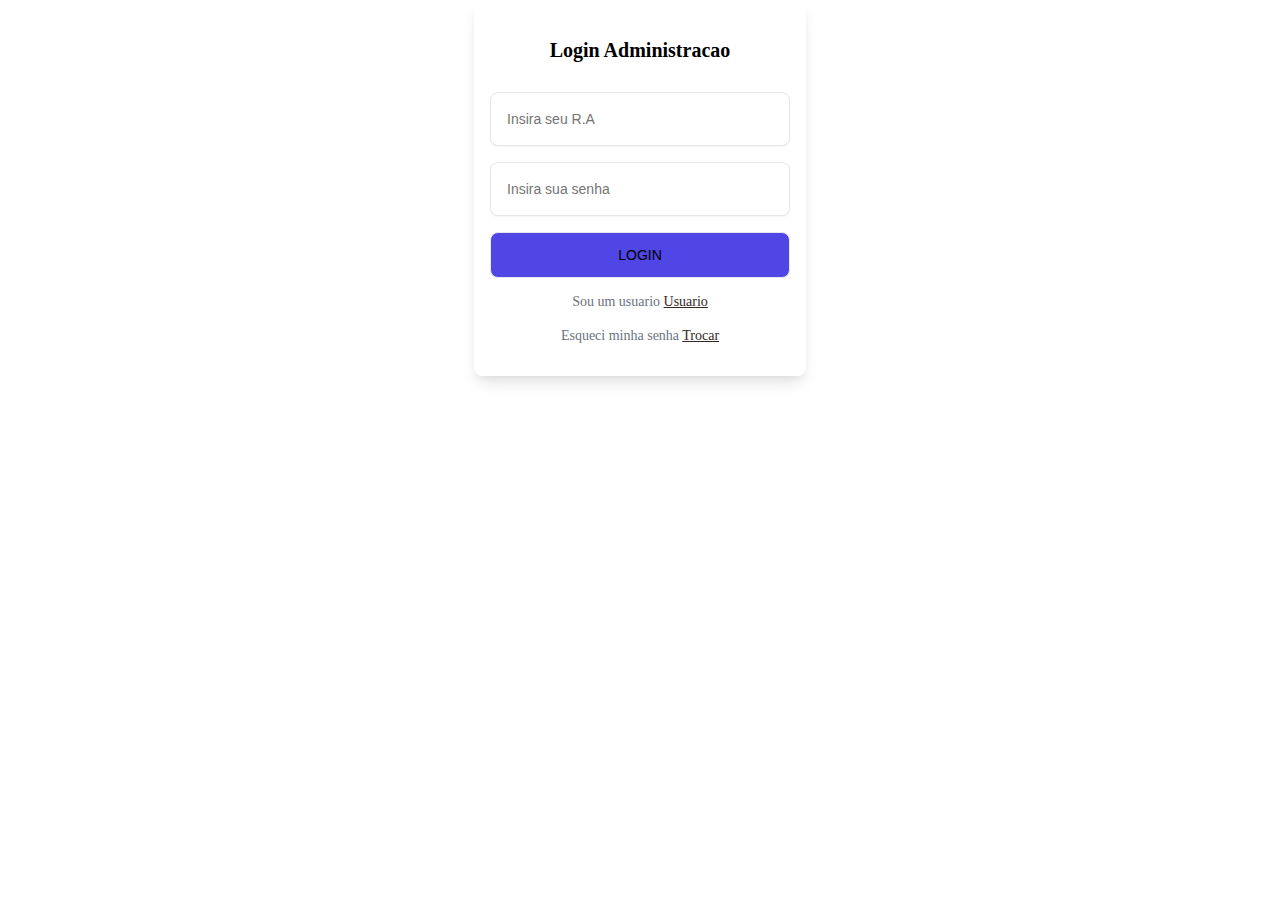
<file: index.html>
<html>
	<head>
	
	
	<link rel="stylesheet" type="text/css" href="style.css">
	<title> Administracao </title> 
	
	</head>
	
	<body>
	
	<main>
    <form class="formulario">
       <p class="formulario-titulo">Login Administracao</p>
        <div class="input-Rasenha">
          <input placeholder="Insira seu R.A" type="number">
          
      </div>
      <div class="input-Rasenha">
          <input placeholder="Insira sua senha" type="password">

          
        </div>
         <button class="submit" type="submit" onclick="indexadm.html">
        Login
      </button>
		<p class="senha-link">
       Sou um usuario 
        <a href="indexuser.html">Usuario</a>
      </p>
      <p class="senha-link">
       Esqueci minha senha
        <a href="recuperarSenha.html">Trocar</a>
      </p>
	 
	  </main>
   </form>


































</body>
</html>
</file>
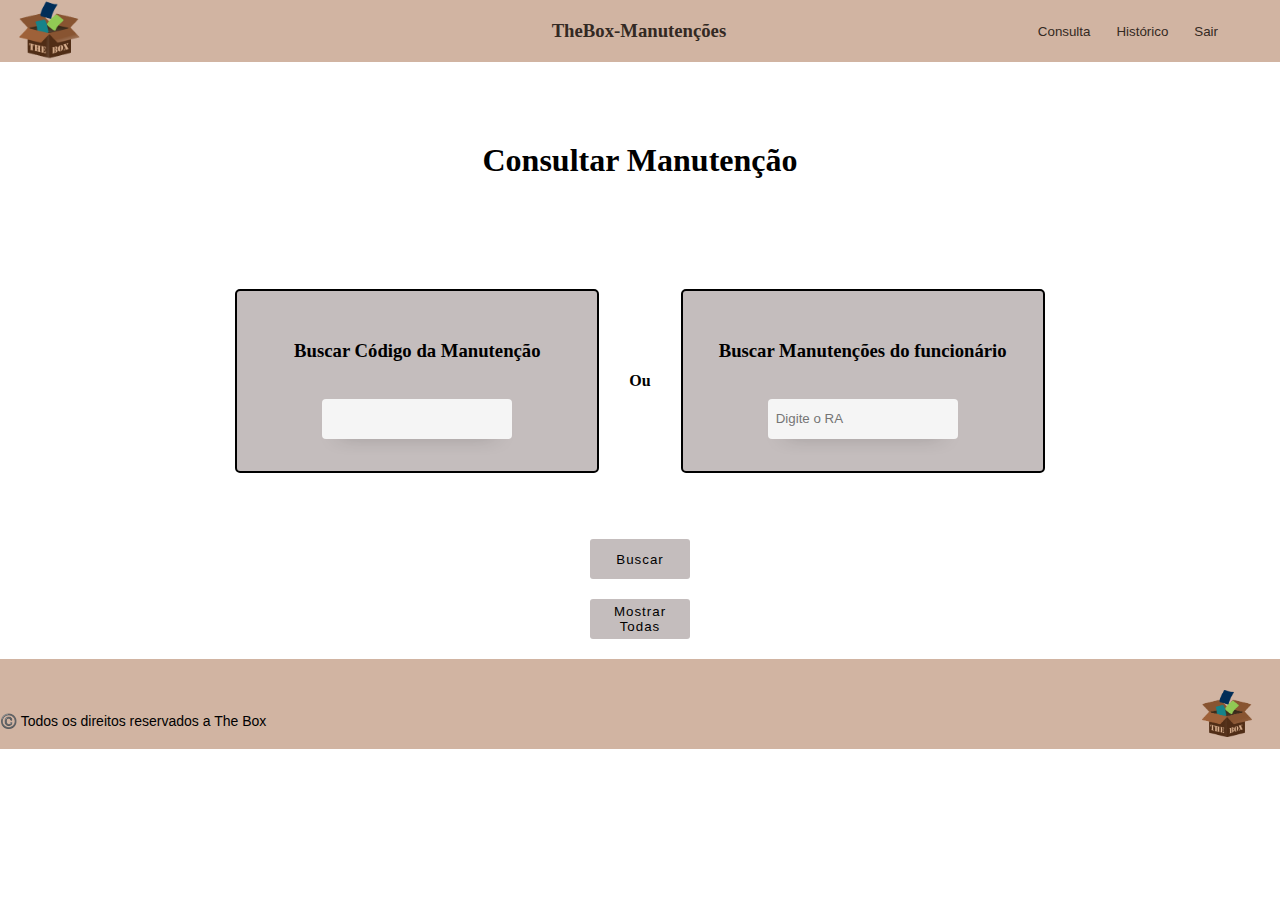
<file: consultarManutencao.html>
<html>
    <head>
        <title>Consultar Manutenção</title>
        <link rel="stylesheet" type="text/css" href="style.css">
    </head>
    <body>
        <header><a href="indexadm.html"><img src="loogoo.png"></a></img>
			
			<h3 class="titulocabecalho"> TheBox-Manutenções</h3>
			<div class="divButon">
			
			<button class="buttao"><a href="consultarManutencao.html">Consulta</a></button> 
			<button class="buttao"><a href="">Histórico</a></button> 
			
			<button class="buttao"><a href="loginPrincipal.html">Sair</a></button>
			</div>
			</header>
        <main class="mainCm">
            <h1 class="consultaman">Consultar Manutenção</h1>
           
            <nav class="navM">
                <section class="sectionM"><h3 class="">Buscar Código da Manutenção</h3><input class="input" name="text"  type="number">
                </section>
                <h4 class="h4"> Ou </h4>
                <section class="sectionM"><h3 class="">Buscar Manutenções do funcionário</h3><input class="input" name="text" placeholder="Digite o RA" type="number">
                </section>
                
            </nav>
            <br><br>
            <button class="ButBusca">
                <span class="spann">Buscar</span>
              </button>
			  
			 <button class="ButLista">
                <span class="spann">Mostrar Todas</span>
              </button>

            
        </main>
		<footer class="rodape">
            <section class="section1">
               <p> ©️ Todos os direitos reservados a The Box</p>
            </section>

            <section class="logo">
               <img src="loogo.png">
            </section>   
            
        </footer>
    </body>
</html>
</file>
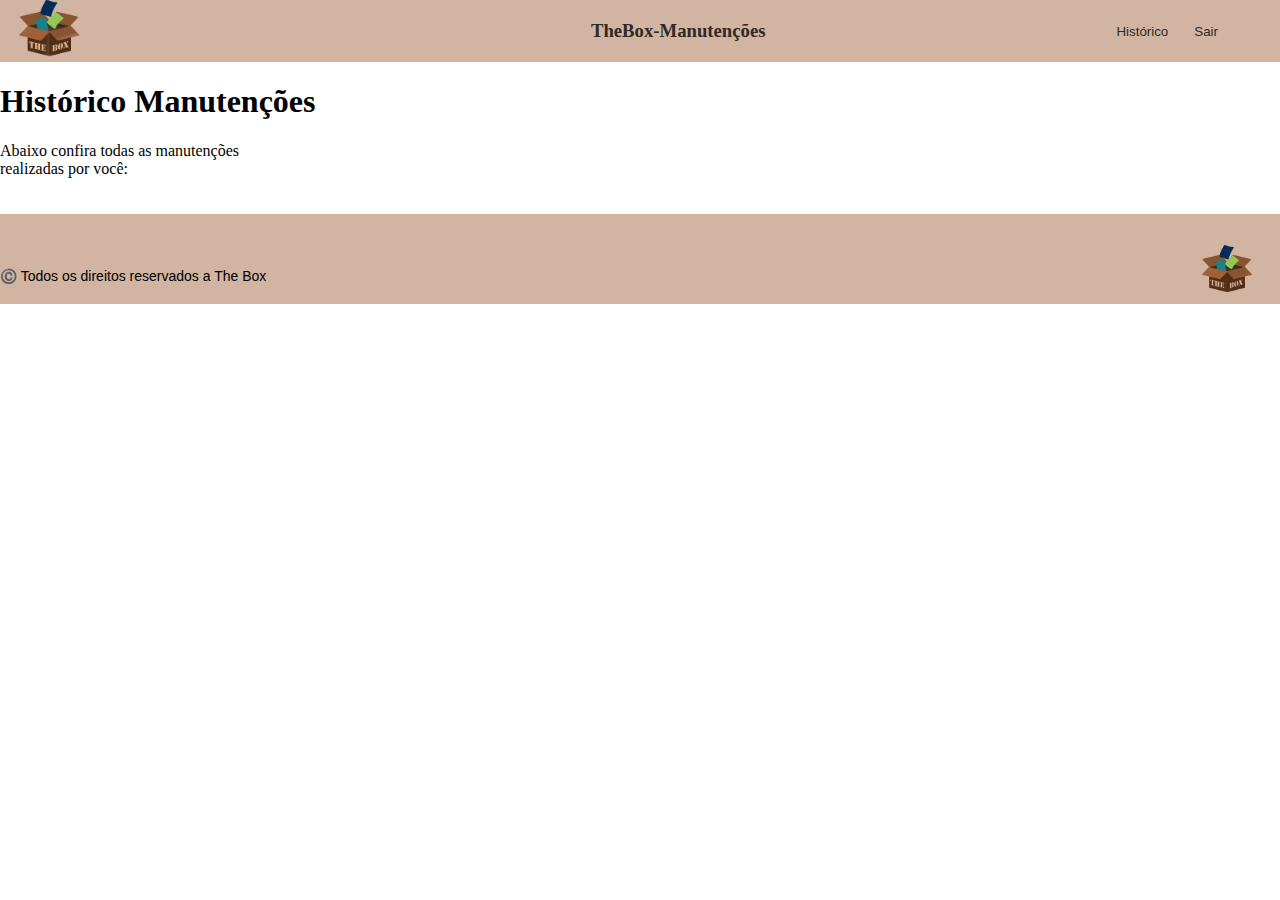
<file: historicomanutencoes.html>
<!DOCTYPE html>
<html>
    <head>
        <title> Histórico Manutenções </title>
        <link rel="stylesheet" type="text/css" href="style.css">
    </head>
	<header>
            
			
           <a href="indexuser.html"> <img src="loogoo.png"></a></img>
			
			<h3 class="titulocabecalho"> TheBox-Manutenções</h3>
			<div class="divButon">
			
			
			<button class="buttao"><a href="historicomanutencoes.html">Histórico</a></button> 
			
			<button class="buttao"><a href="loginPrincipal.html">Sair</a></button>
			</div>
			
			</header>
    <body>
        <h1>Histórico Manutenções </h1>
        <p> Abaixo confira todas as manutenções realizadas por você: </p>


       <footer class="rodape">
            <section class="section1">
               <p> ©️ Todos os direitos reservados a The Box</p>
            </section>

            <section class="logo">
               <img src="loogo.png">
            </section>   
            
        </footer>
            
            

    </body>
</html>
</file>
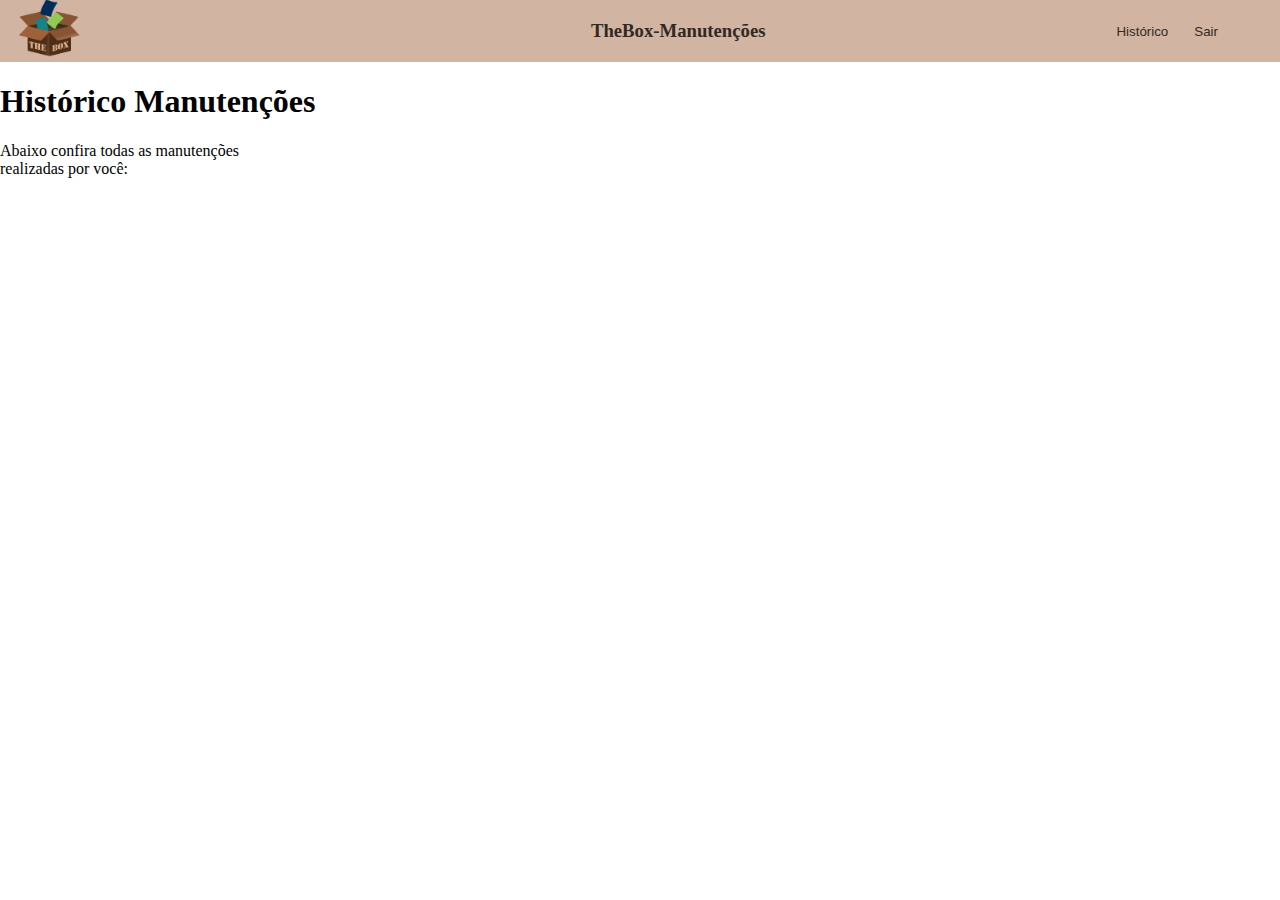
<file: historicomanutencoess.html>
<!DOCTYPE html>
<html>
    <head>
        <title> Histórico Manutenções </title>
        <link rel="stylesheet" type="text/css" href="style.css">
    </head>
	<header>
            
			
           <a href="indexadm.html"> <img src="loogoo.png"></a></img>
			
			<h3 class="titulocabecalho"> TheBox-Manutenções</h3>
			<div class="divButon">
			
			
			<button class="buttao"><a href="historicomanutencoes.html">Histórico</a></button> 
			
			<button class="buttao"><a href="loginPrincipal.html">Sair</a></button>
			</div>
			
			</header>
    <body>
        <h1>Histórico Manutenções </h1>
        <p> Abaixo confira todas as manutenções realizadas por você: </p>


       
            
            

    </body>
</html>
</file>
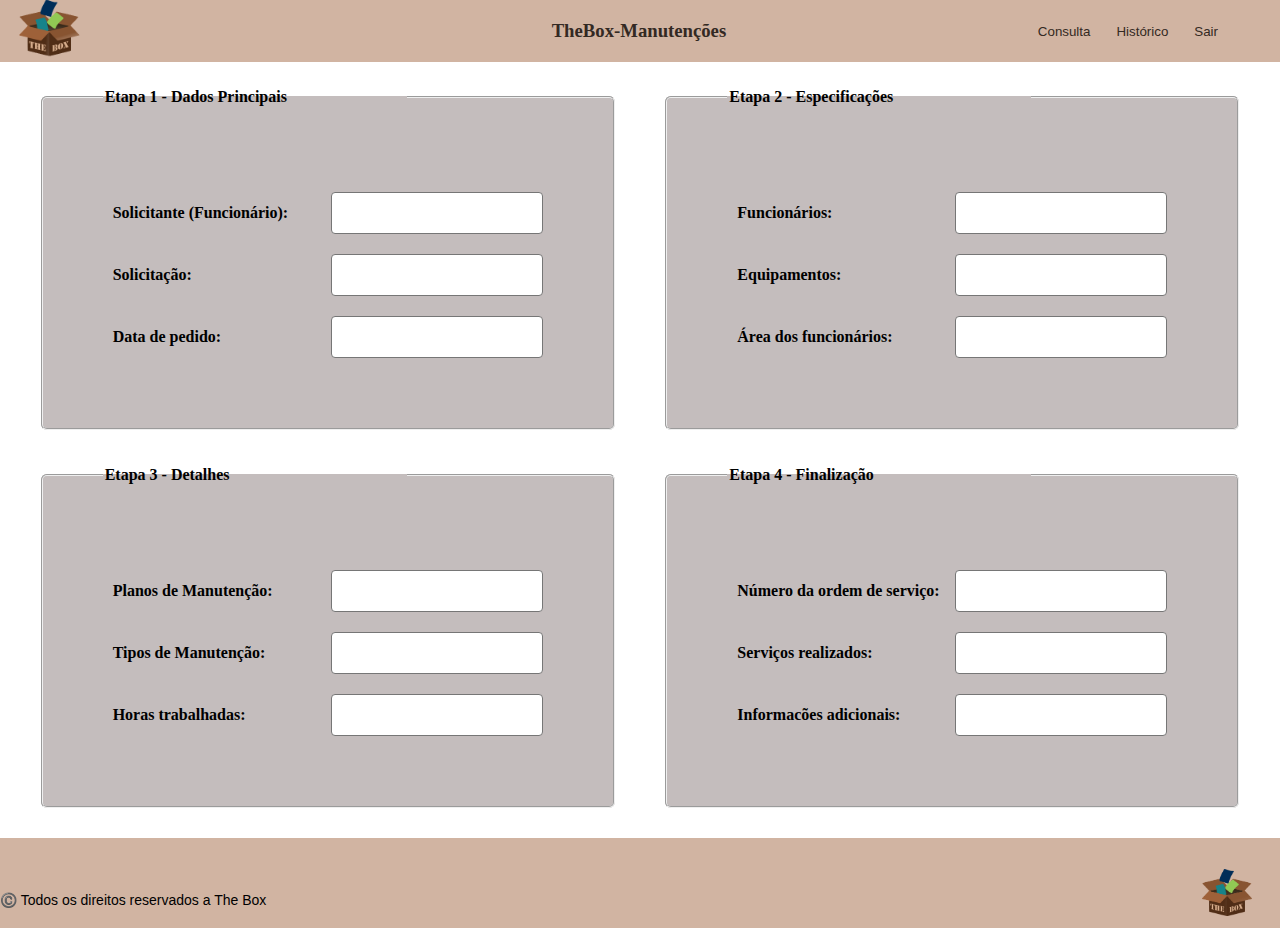
<file: indexadm.html>
<!DOCTYPE html>
<html>
    <head>
		<link rel="stylesheet" type="text/css" href="style.css">
    </head>
        <body>   
           <header>
            
			
            <a href="indexadm.html"> <img src="loogoo.png"></a></img>
			
			<h3 class="titulocabecalho"> TheBox-Manutenções</h3>
			<div class="divButon">
			
			<button class="buttao"><a href="consultarManutencao.html">Consulta</a></button> 
			<button class="buttao"><a href="historicomanutencoess.html">Histórico</a></button> 
			
			<button class="buttao"><a href="loginPrincipal.html">Sair</a></button>
			</div>
			
			</header>
			
			 <form class="form_formulario">
        <div>
            <fieldset class="section_formulario">
                <legend>
                    <p>Etapa 1 - Dados Principais</p>
                </legend>
                <label> Solicitante (Funcionário): <textarea type="text" id="txtSolicitante"></textarea> </label>
                <label>Solicitação: <textarea type="text" id="txtSolicitacao"></textarea></label>
                <label>Data de pedido: <textarea type="text" id="txtData"></textarea></label>
            </fieldset>
        </div>

        <!-- Segunda parte do formulário-->

        <div>
            <fieldset class="section_formulario">
                <legend>
                    <p>Etapa 2 - Especificações</p>
                </legend>
                <label>Funcionários: <textarea type="text" id="txtFuncionarios"></textarea></label>
                <label>Equipamentos: <textarea type="text" id="txtEquipamentos"></textarea></label>
                <label>Área dos funcionários: <textarea type="text" id="txtAreaFuncionarios"></textarea></label>
            </fieldset>
        </div>

        <div>
            <fieldset class="section_formulario">
                <legend>
                    <p>Etapa 3 - Detalhes</p>
                </legend>
                <label>Planos de Manutenção: <textarea type="text" id="txtPlanosManut"></textarea></label>
                <label>Tipos de Manutenção: <textarea type="text" id="txtTiposManut"></textarea></label>
                <label>Horas trabalhadas: <textarea type="text" id="txtHoras"></textarea></label>
            </fieldset>
        </div>

        <div>
            <fieldset class="section_formulario">
                <legend>
                    <p>Etapa 4 - Finalização</p>
                </legend>
                <label>Número da ordem de serviço: <textarea type="text" id="txtOrdemSrv"></textarea></label>
                <label>Serviços realizados: <textarea type="text" id="txtSrvReal"></textarea></label>
                <label>Informacões adicionais: <textarea type="text" id="txtInfoAdc"></textarea></label>
            </fieldset>
        </div>
    </form>
	<footer class="rodape">
            <section class="section1">
               <p> ©️ Todos os direitos reservados a The Box</p>
            </section>

            <section class="logo">
               <img src="loogo.png">
            </section>   
            
        </footer>
        </body>
    
</html>
</file>
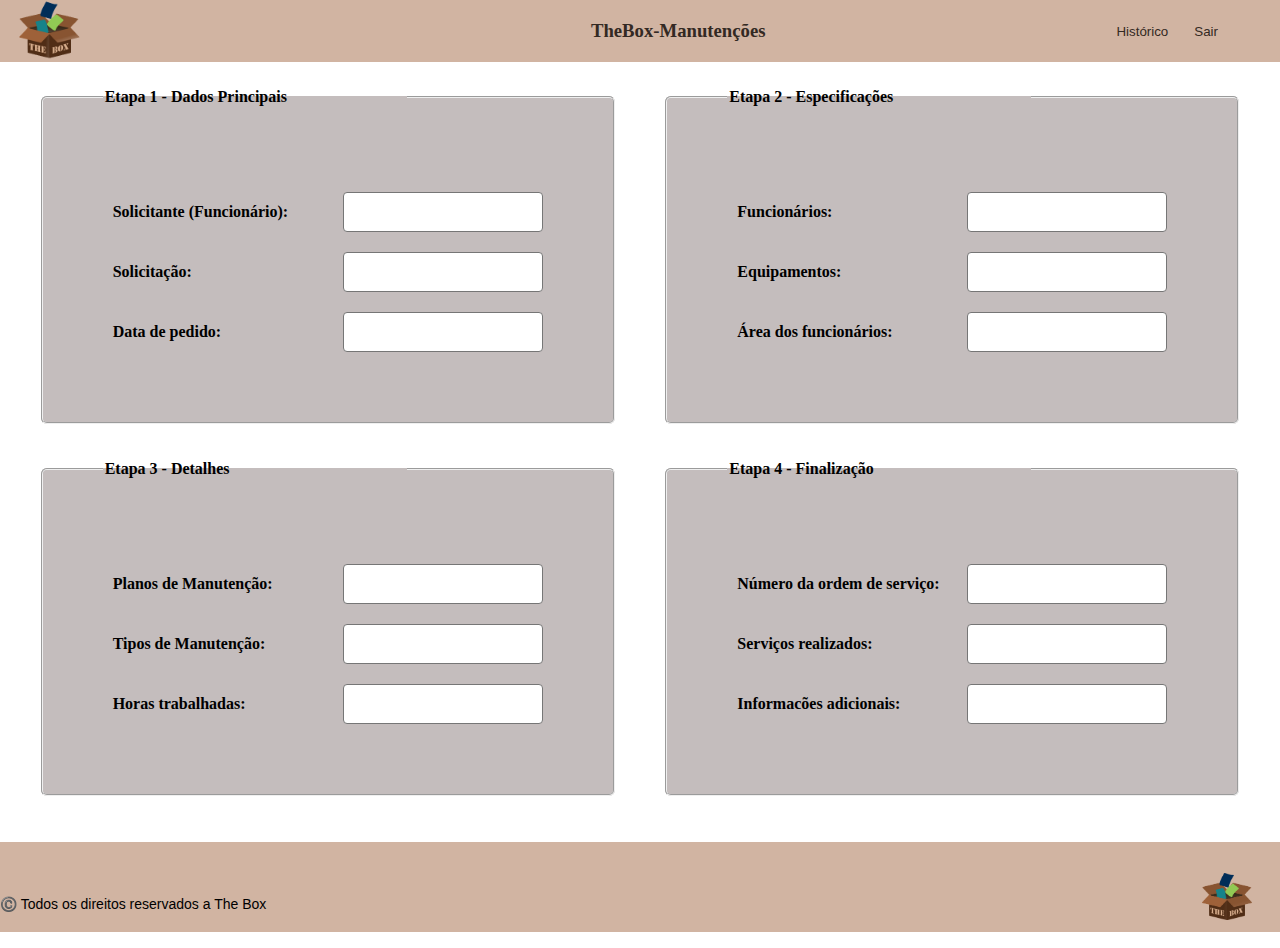
<file: indexuser.html>
<html>
    <head>
		<link rel="stylesheet" type="text/css" href="style.css">
    </head>
        <body>   
           <header>
            
			
           <a href="indexuser.html"> <img src="loogoo.png"></a></img>
			
			<h3 class="titulocabecalho"> TheBox-Manutenções</h3>
			<div class="divButon">
			
			
			<button class="buttao"><a href="historicomanutencoes.html">Histórico</a></button> 
			
			<button class="buttao"><a href="loginPrincipal.html">Sair</a></button>
			</div>
			
			</header>
			
			<form class="form_formulario">
        <div>
            <fieldset class="section_formulario">
                <legend>
                    <p>Etapa 1 - Dados Principais</p>
                </legend>
                <label> Solicitante (Funcionário): <textarea type="text" id="txtSolicitante"></textarea> </label>
                <label>Solicitação: <textarea type="text" id="txtSolicitacao"></textarea></label>
                <label>Data de pedido: <textarea type="text" id="txtData"></textarea></label>
            </fieldset>
        </div>

        <!-- Segunda parte do formulário-->

        <div>
            <fieldset class="section_formulario">
                <legend>
                    <p>Etapa 2 - Especificações</p>
                </legend>
                <label>Funcionários: <textarea type="text" id="txtFuncionarios"></textarea></label>
                <label>Equipamentos: <textarea type="text" id="txtEquipamentos"></textarea></label>
                <label>Área dos funcionários: <textarea type="text" id="txtAreaFuncionarios"></textarea></label>
            </fieldset>
        </div>

        <div>
            <fieldset class="section_formulario">
                <legend>
                    <p>Etapa 3 - Detalhes</p>
                </legend>
                <label>Planos de Manutenção: <textarea type="text" id="txtPlanosManut"></textarea></label>
                <label>Tipos de Manutenção: <textarea type="text" id="txtTiposManut"></textarea></label>
                <label>Horas trabalhadas: <textarea type="text" id="txtHoras"></textarea></label>
            </fieldset>
        </div>

        <div>
            <fieldset class="section_formulario">
                <legend>
                    <p>Etapa 4 - Finalização</p>
                </legend>
                <label>Número da ordem de serviço: <textarea type="text" id="txtOrdemSrv"></textarea></label>
                <label>Serviços realizados: <textarea type="text" id="txtSrvReal"></textarea></label>
                <label>Informacões adicionais: <textarea type="text" id="txtInfoAdc"></textarea></label>
            </fieldset>
        </div>
    </form>
	<footer class="rodape">
            <section class="section1">
               <p> ©️ Todos os direitos reservados a The Box</p>
            </section>

            <section class="logo">
               <img src="loogo.png">
            </section>   
            
        </footer>
        </body>
    
</html>
</file>
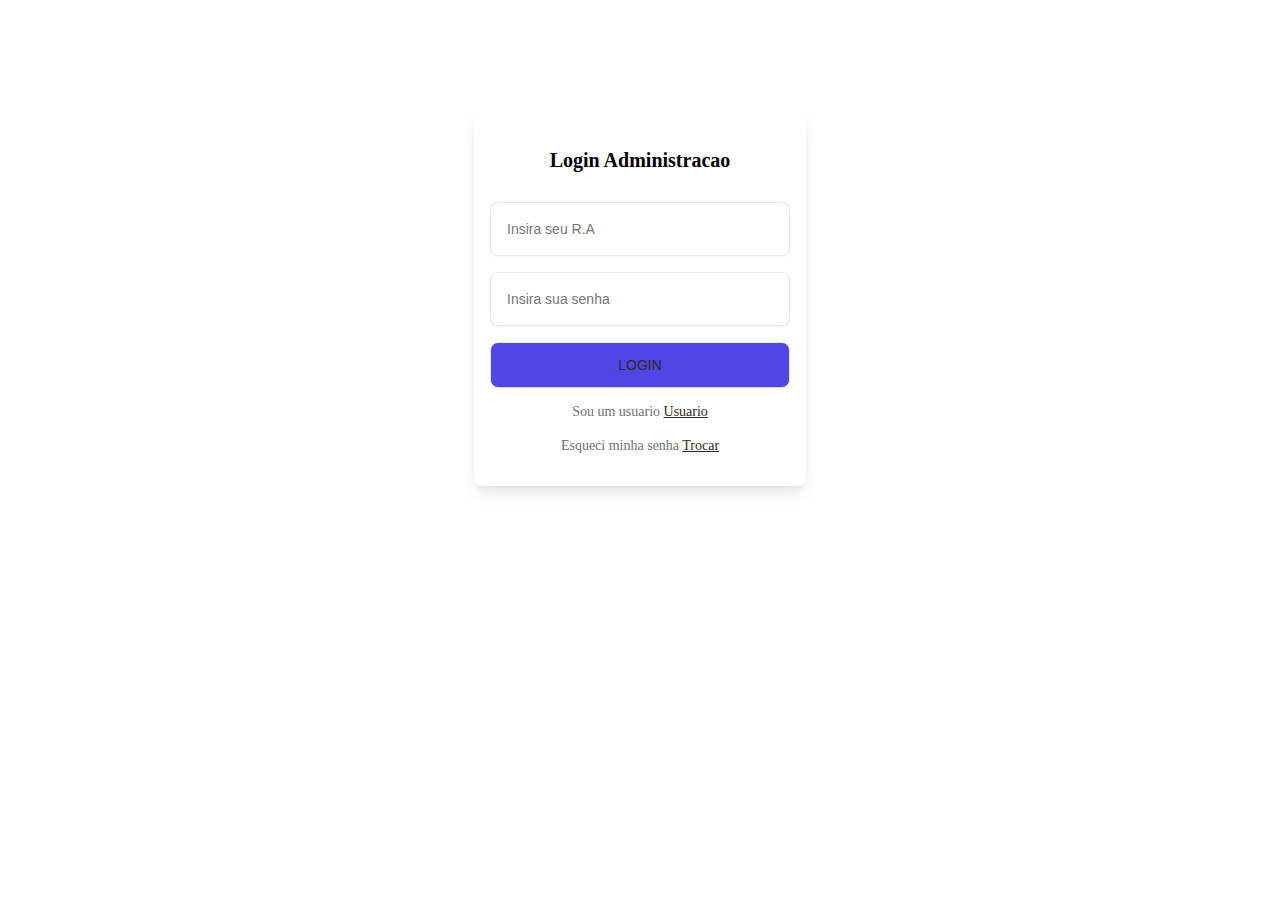
<file: loginAdm.html>
<html>
	<head>
	
	
	<link rel="stylesheet" type="text/css" href="style.css">
	<title> Administracao </title> 
	
	</head>
	
	<body>
	
	<main class="formMM">
    <form class="formulario">
       <p class="formulario-titulo">Login Administracao</p>
        <div class="input-Rasenha">
          <input placeholder="Insira seu R.A" type="number">
          
      </div>
      <div class="input-Rasenha">
          <input placeholder="Insira sua senha" type="password">

          
        </div>
         <button class="submit" type="submit"><a href="indexadm.html">
        Login
      </a></button>
		<p class="senha-link">
       Sou um usuario 
        <a href="loginPrincipal.html">Usuario</a>
      </p>
      <p class="senha-link">
       Esqueci minha senha
        <a href="recuperarSenha.html">Trocar</a>
      </p>
	 
	  </main>
   </form>


































</body>
</html>
</file>
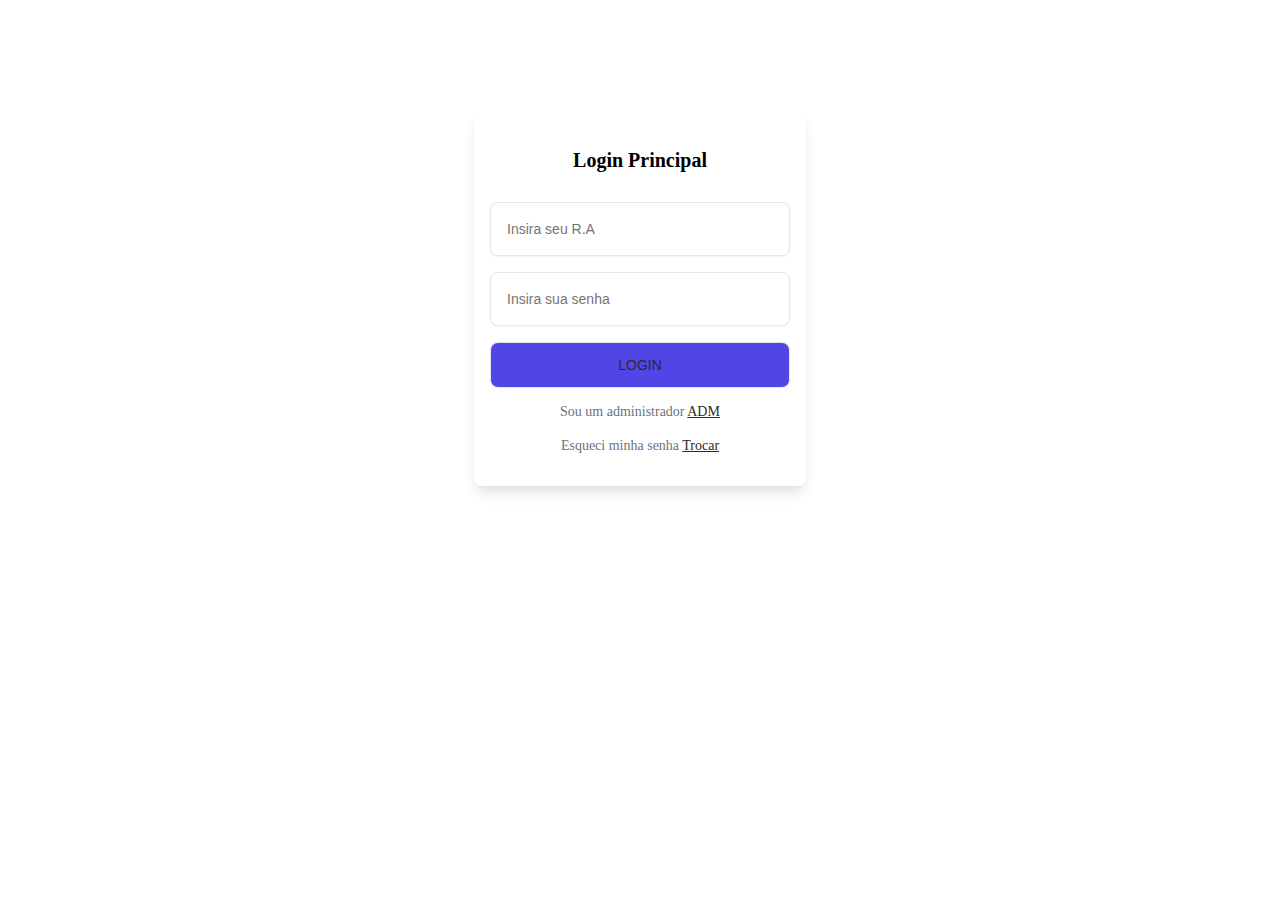
<file: loginPrincipal.html>
<html>
	<head>
	
	
	<link rel="stylesheet" type="text/css" href="style.css">
	<title> Login - TheBox </title> 
	
	</head>
	
	<body>
	
	<main class="formMM">
    <form class="formulario">
       <p class="formulario-titulo">Login Principal</p>
        <div class="input-Rasenha">
          <input placeholder="Insira seu R.A" type="number">
          
      </div>
      <div class="input-Rasenha">
          <input placeholder="Insira sua senha" type="password">

          
        </div>
         <button class="submit" type="submit"><a href="indexuser.html">
        Login
      </a></button>

      <p class="senha-link">
       Sou um administrador
        <a href="loginAdm.html">ADM </a>
      </p>

      <p class="senha-link">
        Esqueci minha senha
         <a href="recuperarSenha.html">Trocar</a>
       </p>

	  </main>
   </form>


   

</body>
</html>
</file>
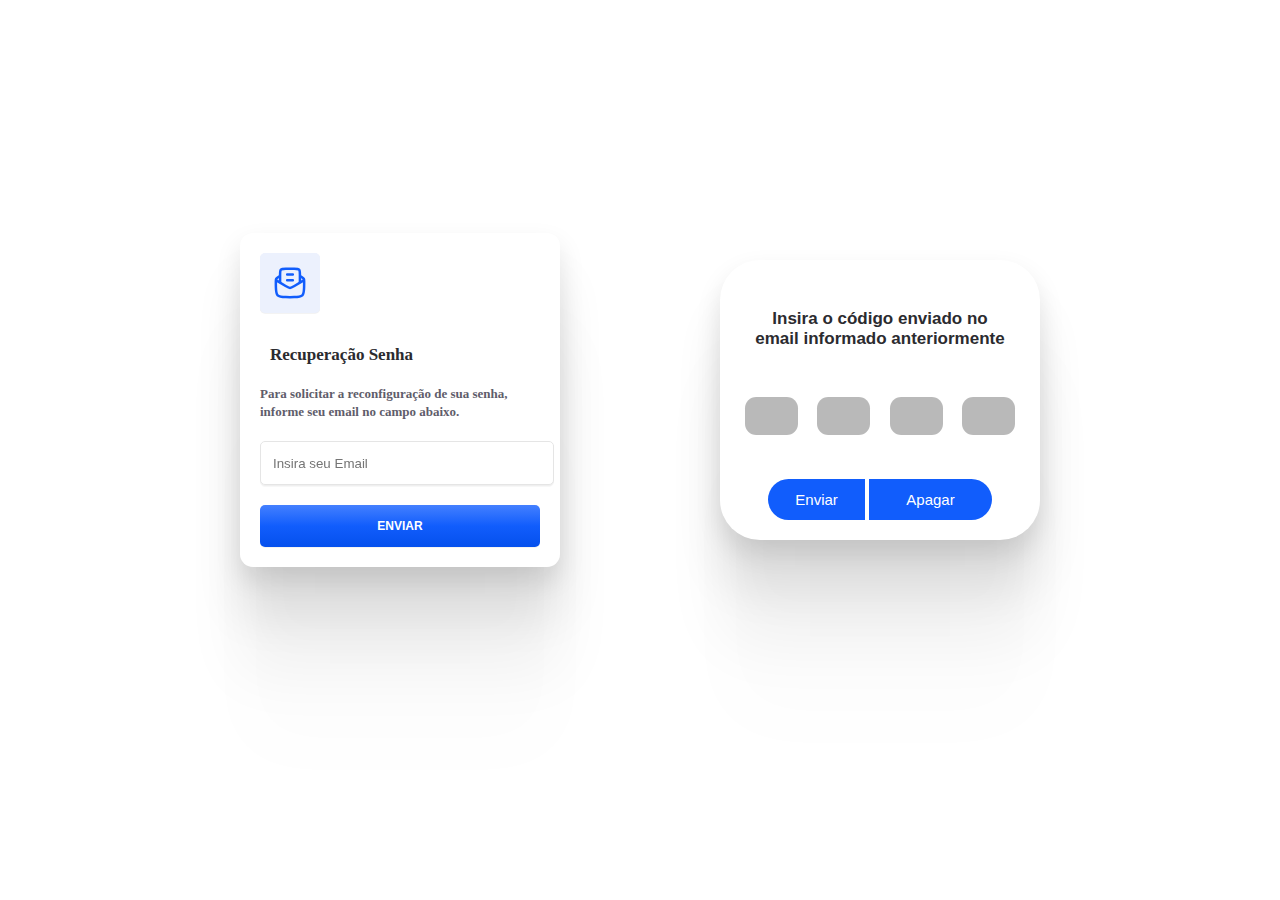
<file: recuperarSenha.html>
<!DOCTYPE html>
<html>
    <head>
        <link rel="stylesheet" href="style.css">
    </head>
    <body class="recuperartudo">
        
<nav class="navRecuperarsenha">

<div class="popup">
    <form class="form">
      <div class="icon">
        <svg xmlns="http://www.w3.org/2000/svg" fill="none" viewBox="0 0 34 34" height="34" width="34">
          <path stroke-linejoin="round" stroke-width="2.5" stroke="#115DFC" d="M7.08385 9.91666L5.3572 11.0677C4.11945 11.8929 3.50056 12.3055 3.16517 12.9347C2.82977 13.564 2.83226 14.3035 2.83722 15.7825C2.84322 17.5631 2.85976 19.3774 2.90559 21.2133C3.01431 25.569 3.06868 27.7468 4.67008 29.3482C6.27148 30.9498 8.47873 31.0049 12.8932 31.1152C15.6396 31.1838 18.3616 31.1838 21.1078 31.1152C25.5224 31.0049 27.7296 30.9498 29.331 29.3482C30.9324 27.7468 30.9868 25.569 31.0954 21.2133C31.1413 19.3774 31.1578 17.5631 31.1639 15.7825C31.1688 14.3035 31.1712 13.564 30.8359 12.9347C30.5004 12.3055 29.8816 11.8929 28.6437 11.0677L26.9171 9.91666"></path>
          <path stroke-linejoin="round" stroke-width="2.5" stroke="#115DFC" d="M2.83331 14.1667L12.6268 20.0427C14.7574 21.3211 15.8227 21.9603 17 21.9603C18.1772 21.9603 19.2426 21.3211 21.3732 20.0427L31.1666 14.1667"></path>
          <path stroke-width="2.5" stroke="#115DFC" d="M7.08331 17V8.50001C7.08331 5.82872 7.08331 4.49307 7.91318 3.66321C8.74304 2.83334 10.0787 2.83334 12.75 2.83334H21.25C23.9212 2.83334 25.2569 2.83334 26.0868 3.66321C26.9166 4.49307 26.9166 5.82872 26.9166 8.50001V17"></path>
          <path stroke-linejoin="round" stroke-linecap="round" stroke-width="2.5" stroke="#115DFC" d="M14.1667 14.1667H19.8334M14.1667 8.5H19.8334"></path>
        </svg>
      </div>
      <div class="note">
        <label class="title">Recuperação Senha</label>
        <span class="subtitle"> Para solicitar a reconfiguração de sua senha, informe seu email no campo abaixo.</span>
      </div>
      <input placeholder="Insira seu Email" title="Enter your e-mail" name="email" type="email" class="input_field">
      <button class="submit">Enviar</button>
    </form>
  </div>




  <form class="formuu">
    <center>
    <p class="heading">Insira o código enviado no email informado anteriormente</p>
    <div class="box">
    <input maxlength="1" class="inputt">
    <input maxlength="1" class="inputt"> 
    <input maxlength="1" class="inputt">
    <input maxlength="1" class="inputt">
    </div>
    <button class="submitt">Enviar</button>
    <button class="exit">Apagar</button>
  </center></form>

  </nav>




    </body>
  </html>
</file>
<file: style.css>
/*Estilização login Administrador*/

body{
	margin: 0;
    padding: 0;
	
}

.formulario {
  background-color: #fff;  /* Define a cor de fundo como branco */
  display: block;  /* Exibe o elemento como bloco */
  padding: 1rem;  /* Adiciona espaçamento interno de 1rem em todas as direções */
  max-width: 350px;  /* Define a largura máxima como 350px */
  border-radius: 0.5rem;  /* Define um raio de borda de 0.5rem para criar bordas arredondadas */
  box-shadow: 0 10px 15px -3px rgba(0, 0, 0, 0.1), 0 4px 6px -2px rgba(0, 0, 0, 0.05);  /* Cria uma sombra de caixa para adicionar um efeito tridimensional */
}

.formulario-titulo {
  font-size: 1.25rem;  /* Define o tamanho da fonte como 1.25rem */
  line-height: 1.75rem;  /* Define o espaçamento entre linhas como 1.75rem */
  font-weight: 600;  /* Define o peso da fonte como 600 (negrito) */
  text-align: center;  /* Alinha o texto centralmente */
  color: #000;  /* Define a cor do texto como preto */
}

.input-Rasenha {
  position: relative;  /* Define a posição como relativa */
}

.input-Rasenha input, .formulario button {
  outline: none;  /* Remove o contorno quando o elemento está em foco */
  border: 1px solid #e5e7eb;  /* Define uma borda de 1px sólida com a cor #e5e7eb */
  margin: 8px 0;  /* Adiciona margem de 8px na parte superior e inferior e 0 nas laterais */
}

.input-Rasenha input {
  background-color: #fff;  /* Define a cor de fundo do input como branco */
  padding: 1rem;  /* Adiciona espaçamento interno de 1rem em todas as direções */
  padding-right: 3rem;  /* Adiciona um espaçamento interno de 3rem apenas na direção direita */
  font-size: 0.875rem;  /* Define o tamanho da fonte como 0.875rem */
  line-height: 1.25rem;  /* Define o espaçamento entre linhas como 1.25rem */
  width: 300px;  /* Define a largura do input como 300px */
  border-radius: 0.5rem;  /* Define um raio de borda de 0.5rem para criar bordas arredondadas */
  box-shadow: 0 1px 2px 0 rgba(0, 0, 0, 0.05);  /* Cria uma sombra de caixa para adicionar um efeito tridimensional */
}

.input-Rasenha span {
  display: grid;  /* Exibe o elemento como uma grade */
  position: absolute;  /* Define a posição como absoluta */
  top: 0;  /* Alinha o elemento no topo */
  bottom: 0;  /* Alinha o elemento na parte inferior */
  right: 0;  /* Alinha o elemento à direita */
  padding-left: 1rem;  /* Adiciona espaçamento interno de 1rem apenas na direção esquerda */
  padding-right: 1rem;  /* Adiciona espaçamento interno de 1rem apenas na direção direita */
  place-content: center;  /* Alinha o conteúdo centralmente na grade */
}

.input-Rasenha span svg {
  color: #9CA3AF;  /* Define a cor do ícone como #9CA3AF */
  width: 1rem;  /* Define a largura do ícone como 1rem */
  height: 1rem;  /* Define a altura do ícone como 1rem */
}

.submit {
  display: block;  /* Exibe o elemento como bloco */
  padding-top: 0.75rem;  /* Adiciona espaçamento interno de 0.75rem na parte superior */
  padding-bottom: 0.75rem;  /* Adiciona espaçamento interno de 0.75rem na parte inferior */
  padding-left: 1.25rem;  /* Adiciona espaçamento interno de 1.25rem na parte esquerda */
  padding-right: 1.25rem;  /* Adiciona espaçamento interno de 1.25rem na parte direita */
  background-color: #4F46E5;  /* Define a cor de fundo como #4F46E5 */
  color: #ffffff;  /* Define a cor do texto como branco */
  font-size: 0.875rem;  /* Define o tamanho da fonte como 0.875rem */
  line-height: 1.25rem;  /* Define o espaçamento entre linhas como 1.25rem */
  font-weight: 500;  /* Define o peso da fonte como 500 */
  width: 100%;  /* Define a largura do elemento como 100% */
  border-radius: 0.5rem;  /* Define um raio de borda de 0.5rem para criar bordas arredondadas */
  text-transform: uppercase;  /* Transforma o texto em letras maiúsculas */
  color:black;
}

.senha-link {
  color: #6B7280;  /* Define a cor do texto como #6B7280 */
  font-size: 0.875rem;  /* Define o tamanho da fonte como 0.875rem */
  line-height: 1.25rem;  /* Define o espaçamento entre linhas como 1.25rem */
  text-align: center;  /* Alinha o texto centralmente */
}

.senha-link a {
  text-decoration: underline;  /* Adiciona um sublinhado ao link */
}

main{
  text-align: center;  /* Alinha o conteúdo centralmente */
  display: flex;  /* Exibe o elemento como flexível */
  justify-content: center;  /* Alinha o conteúdo centralmente horizontalmente */
  flex-wrap: nowrap;  /* Impede que os itens flexíveis sejam quebrados em várias linhas */
  flex-direction: row-reverse;  /* Define a direção dos itens flexíveis como reversa, da direita para a esquerda */
  align-items: center;  /* Alinha o conteúdo centralmente verticalmente */
  margin-top: 0px;  /* Adiciona uma margem superior de 120px */
}

.formMM{
	margin-top:110px;
}

/*Estilização login User*/


















header{
	background-color: #d1b4a2;
    display: flex;
    flex-wrap: nowrap;
    align-items: center;
    padding: 1px;
    align-content: center;
    flex-direction: row;
    justify-content: space-between;
	height:60px;
}
	
	


img{
	margin:15px;
   max-width:70px;
}



.divButon{
	margin-right:50px;
	
}

.buttao{
	
	border-radius:0px;
	margin:5px;
	height:2px;
	font-style:none;
	border:none;
	background-color:#d1b4a2;
	cursor:pointer;
	
	text-decoration:none;
	transition: all 0s ease 0;
	transition-timing-function: liner;
	transition-duration: 0s;
	height:60px;
}

.buttao:hover{
	background-color:#C9A792;
	
}

.titulocabecalho{
	color:#332923;
	margin-left:150px;
}

a{
	text-decoration:none;
	color:#332923;
}


/*Estilização Consultar Manutenção*/

.h4{
}

.sectionM {
    background-color:rgb(196, 189, 189);
    border-radius: 5px;
    padding: 30px;
    width: 300px;
    height: 120px;
    display: flex;
    flex-wrap: wrap;
    flex-direction: column;
    margin: 30px;
    border: 2px solid black;
    align-items: center;
    justify-content: space-between;
}
.mainCm{

    display: flex;
    flex-wrap: wrap;
    align-items: center;
    justify-content: center;
    flex-direction: column;
}

.navM{
    display: flex;
    flex-direction: row;
    align-items: center;
}

.consultaman{
    margin:80px;
}

/*BOTAO*/

.ButBusca {
    display: flex;
    height: 3em;
    width: 100px;
    align-items: center;
    justify-content: center;
    background-color: white;
    border-radius: 3px;
    letter-spacing: 1px;
    transition: all 0.2s linear;
    cursor: pointer;
    border: 2px;
    border-color: black;
    background: rgb(196, 189, 189);
   }
   
   
   .ButBusca:hover > svg {
    font-size: 1.2em;
    transform: translateX(-5px);
   }
   
   .ButBusca:hover {
    box-shadow: 9px 9px 33px #d1d1d1, -9px -9px 33px #ffffff;
    transform: translateY(-2px);
   }
   
   .ButLista {
    display: flex;
    height: 3em;
    width: 100px;
    align-items: center;
    justify-content: center;
    background-color: white;
    border-radius: 3px;
    letter-spacing: 1px;
    transition: all 0.2s linear;
    cursor: pointer;
    border: 2px;
    border-color: black;
    background: rgb(196, 189, 189);
	margin-top:20px;
   }
   
   
   .ButLista:hover > svg {
    font-size: 1.2em;
    transform: translateX(-5px);
   }
   
   .ButLista:hover {
    box-shadow: 9px 9px 33px #d1d1d1, -9px -9px 33px #ffffff;
    transform: translateY(-2px);
   }


   /* INPUT */

   .input {
    max-width: 190px;
    background-color: #f5f5f5;
    color: #242424;
    padding: .15rem .5rem;
    min-height: 40px;
    border-radius: 4px;
    outline: none;
    margin: 2px;
    border: none;
    line-height: 1.15;
    box-shadow: 0px 10px 20px -18px;
  }
  
  .input:focus {
    border-bottom: 2px solid #5b5fc7;
    border-radius: 4px 4px 2px 2px;
  }
  
  .input:hover {
    outline: 1px solid lightgrey;
  }
  
  /*Todos os elementos do formulario*/
.css_formulario{
    font-family: Cambria, Cochin, Georgia, Times, 'Times New Roman', serif;
    font-size: 16px;
    justify-content: center;
}

/*Formulários*/
.form_formulario{
    display: flex;
    flex-direction: row;
    flex-wrap: wrap;
    justify-content: space-evenly;
}

.section_formulario{
    display: flex;
    flex-direction: column;
    background-color: #f2f2f2;
    font-weight: bold;
    border-radius: 6px;
    width: 450px;
    display: flex;
    padding: 60px;
    margin: 10px;
    background-color: rgb(196, 189, 189);
}

/*Quadro de inserção de texto*/
textarea {
    border-radius: 4px;
    height: 40px;
    width: 200px;
    padding: 0px;
    margin: 0px;
    resize: none;
    font-size: 14px;
    display: inline-block;
    padding-left: 10px;
}



label {
    display: block;
    display: flex;
    padding: 10px;
    color: rgb(0, 0, 0);
    text-align: right;
    width: auto;
    align-items: center;
    justify-content: space-between;
}

div{
    width: auto;
}

/*Recuperar senha */
.recuperartudo{
  display: flex;
    align-content: center;
    flex-wrap: wrap;
    width: 100%;
    height: 800px;
    justify-content: center;
    align-items: center;
    flex-direction: row;
}

.popup {
  position: relative;
  width: 320px;
  height: fit-content;
  background: #FFFFFF;
  box-shadow: 0px 187px 75px rgba(0, 0, 0, 0.01), 0px 105px 63px rgba(0, 0, 0, 0.05), 0px 47px 47px rgba(0, 0, 0, 0.09), 0px 12px 26px rgba(0, 0, 0, 0.1), 0px 0px 0px rgba(0, 0, 0, 0.1);
  border-radius: 13px;
  margin-left: 120px;
  margin:80px;
}

.form {
  display: flex;
  flex-direction: column;
  align-items: flex-start;
  padding: 20px;
  gap: 20px;
}

.icon {
  display: flex;
  align-items: center;
  justify-content: center;
  width: 60px;
  height: 60px;
  background: #ECF1FD;
  box-shadow: 0px 0.5px 0.5px #EFEFEF, 0px 1px 0.5px rgba(239, 239, 239, 0.5);
  border-radius: 5px;
}

.note {
  display: flex;
  flex-direction: column;
  gap: 8px;
}

.title {
  font-style: normal;
  font-weight: 700;
  font-size: 17px;
  line-height: 24px;
  color: #2B2B2F;
}

.subtitle {
  font-style: normal;
  font-weight: 600;
  font-size: 13px;
  line-height: 18px;
  color: #5F5D6B;
}

.input_field {
  width: 100%;
  height: 42px;
  padding: 0 0 0 12px;
  border-radius: 5px;
  outline: none;
  border: 1px solid #e5e5e5;
  filter: drop-shadow(0px 1px 0px #efefef)
    drop-shadow(0px 1px 0.5px rgba(239, 239, 239, 0.5));
  transition: all 0.3s cubic-bezier(0.15, 0.83, 0.66, 1);
}

.input_field:focus {
  border: 1px solid transparent;
  box-shadow: 0px 0px 0px 1px #2B2B2F;
  background-color: transparent;
}

.form button.submit {
  display: flex;
  flex-direction: row;
  justify-content: center;
  align-items: center;
  padding: 10px 18px;
  gap: 10px;
  width: 100%;
  height: 42px;
  background: linear-gradient(180deg, #4480FF 0%, #115DFC 50%, #0550ED 100%);
  box-shadow: 0px 0.5px 0.5px #EFEFEF, 0px 1px 0.5px rgba(239, 239, 239, 0.5);
  border-radius: 5px;
  border: 0;
  font-style: normal;
  font-weight: 600;
  font-size: 12px;
  line-height: 15px;
  color: #ffffff;
}
  
.submit {
  cursor: pointer;
}






/*Campo para verificação de email*/
.formuu {
  width: 290px;
  height: 250px;
  font-family: sans-serif;
  display: flex;
  flex-direction: column;
  border-radius: 2.5em;
  background-color: #ffffff;
  box-shadow: 0px 187px 75px rgba(0, 0, 0, 0.01), 0px 105px 63px rgba(0, 0, 0, 0.05), 0px 47px 47px rgba(0, 0, 0, 0.09), 0px 12px 26px rgba(0, 0, 0, 0.1), 0px 0px 0px rgba(0, 0, 0, 0.1);
  transition: .4s ease-in-out;
  padding: 15px;
  margin-right: 120px;
  margin:80px;
}

.heading {
  width: 90%;
  position: relative;
  text-align: center;
  color: #2B2B2F;
  top: 1em;
  font-weight: bold;
  font-size: 17px;
}

.inputt {
  position: relative;
  width: 2.4em;
  height: 2.4em;
  margin: 0.5em;
  border-radius: 0.75em;
  border: none;
  outline: none;
  background-color:#B9B9B9;
  color: #e8e8e8;
  font-size: 15px;
  font-weight: bold;
  text-align: justify;
  top: 2.7em;
  padding-left: 15px;
}

.submitt {
  position: relative;
  top: 5.1em;
  padding: 10px 25px;
  border-radius: 5em 0em 0em 5em;
  font-size: 15px;
  font-family: sans-serif;
  border: 2px solid #21212100;
  outline: none;
  transition: 0.2s;
  background-color: #115DFC;
  cursor: pointer;
  color: #FFFFFF;
}



.exit {
  position: relative;
  top: 5.1em;
  padding: 10px 35px;
  border-radius: 0em 5em 5em 0em;
  font-size: 15px;
  font-family: sans-serif;
  border: 2px solid #21212100;
  outline: none;
  transition: 0.2s;
  background-color: #115DFC;
  cursor: pointer;
  color: #FFFFFF;
}


.navRecuperarsenha{
    display: flex;
    align-items: center;
    justify-content: space-around;
    flex-wrap: wrap;
    align-content: center;
}

/*Rodape*/

.rodape {
    display: flex;
    padding: 0px;
    background-color: #d1b4a2;
    font-size: 14px;
    color: black;
    font-family: -apple-system, BlinkMacSystemFont, 'Segoe UI', Roboto, Oxygen, Ubuntu, Cantarell, 'Open Sans', 'Helvetica Neue', sans-serif;
    height: 90px;
    justify-content: space-between;
    position: absolute;
    width: 100%;
	margin-top:20px;
	

}


.section1{
margin-top:40px;

}

.logo{
    display: flex;
    padding: 13px;
    height: 80px;
    width: 80px;
    justify-content: flex-start;
    align-content: flex-end;
    flex-direction: column-reverse;
}

p{
    width: 300px;
}
</file>
